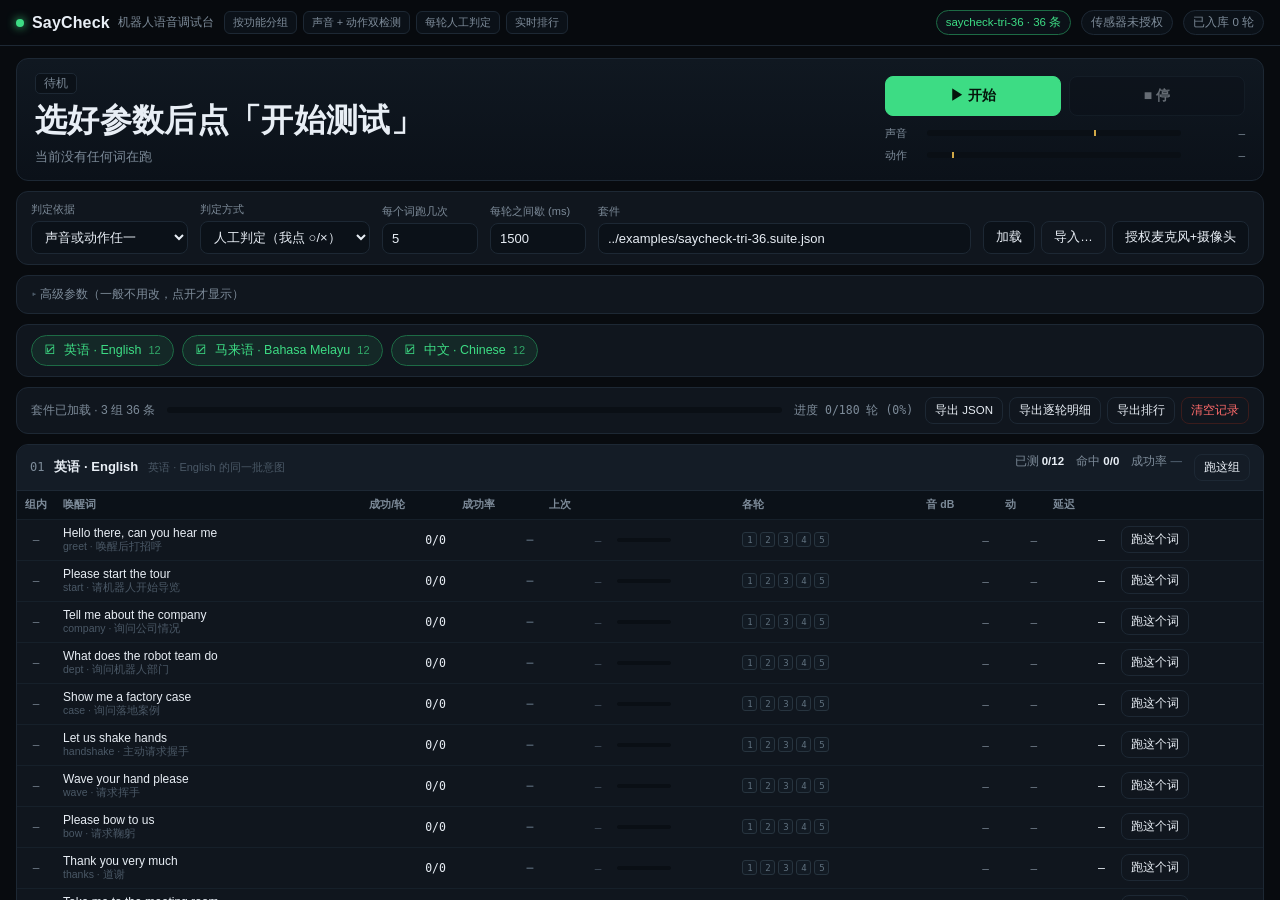
<file: index.html>
<!DOCTYPE html>
<html lang="en">
<head>
<meta charset="utf-8">
<meta name="viewport" content="width=device-width, initial-scale=1">
<title>SayCheck</title>
<meta http-equiv="refresh" content="0; url=./web/">
<style>
  body { background:#080b0f; color:#e8eef5; font-family:-apple-system,BlinkMacSystemFont,"Segoe UI",sans-serif;
         display:grid; place-items:center; min-height:100vh; margin:0; }
  a { color:#3ddc84; }
</style>
</head>
<body>
  <p>Redirecting to <a href="./web/">SayCheck</a>…</p>
</body>
</html>
</file>
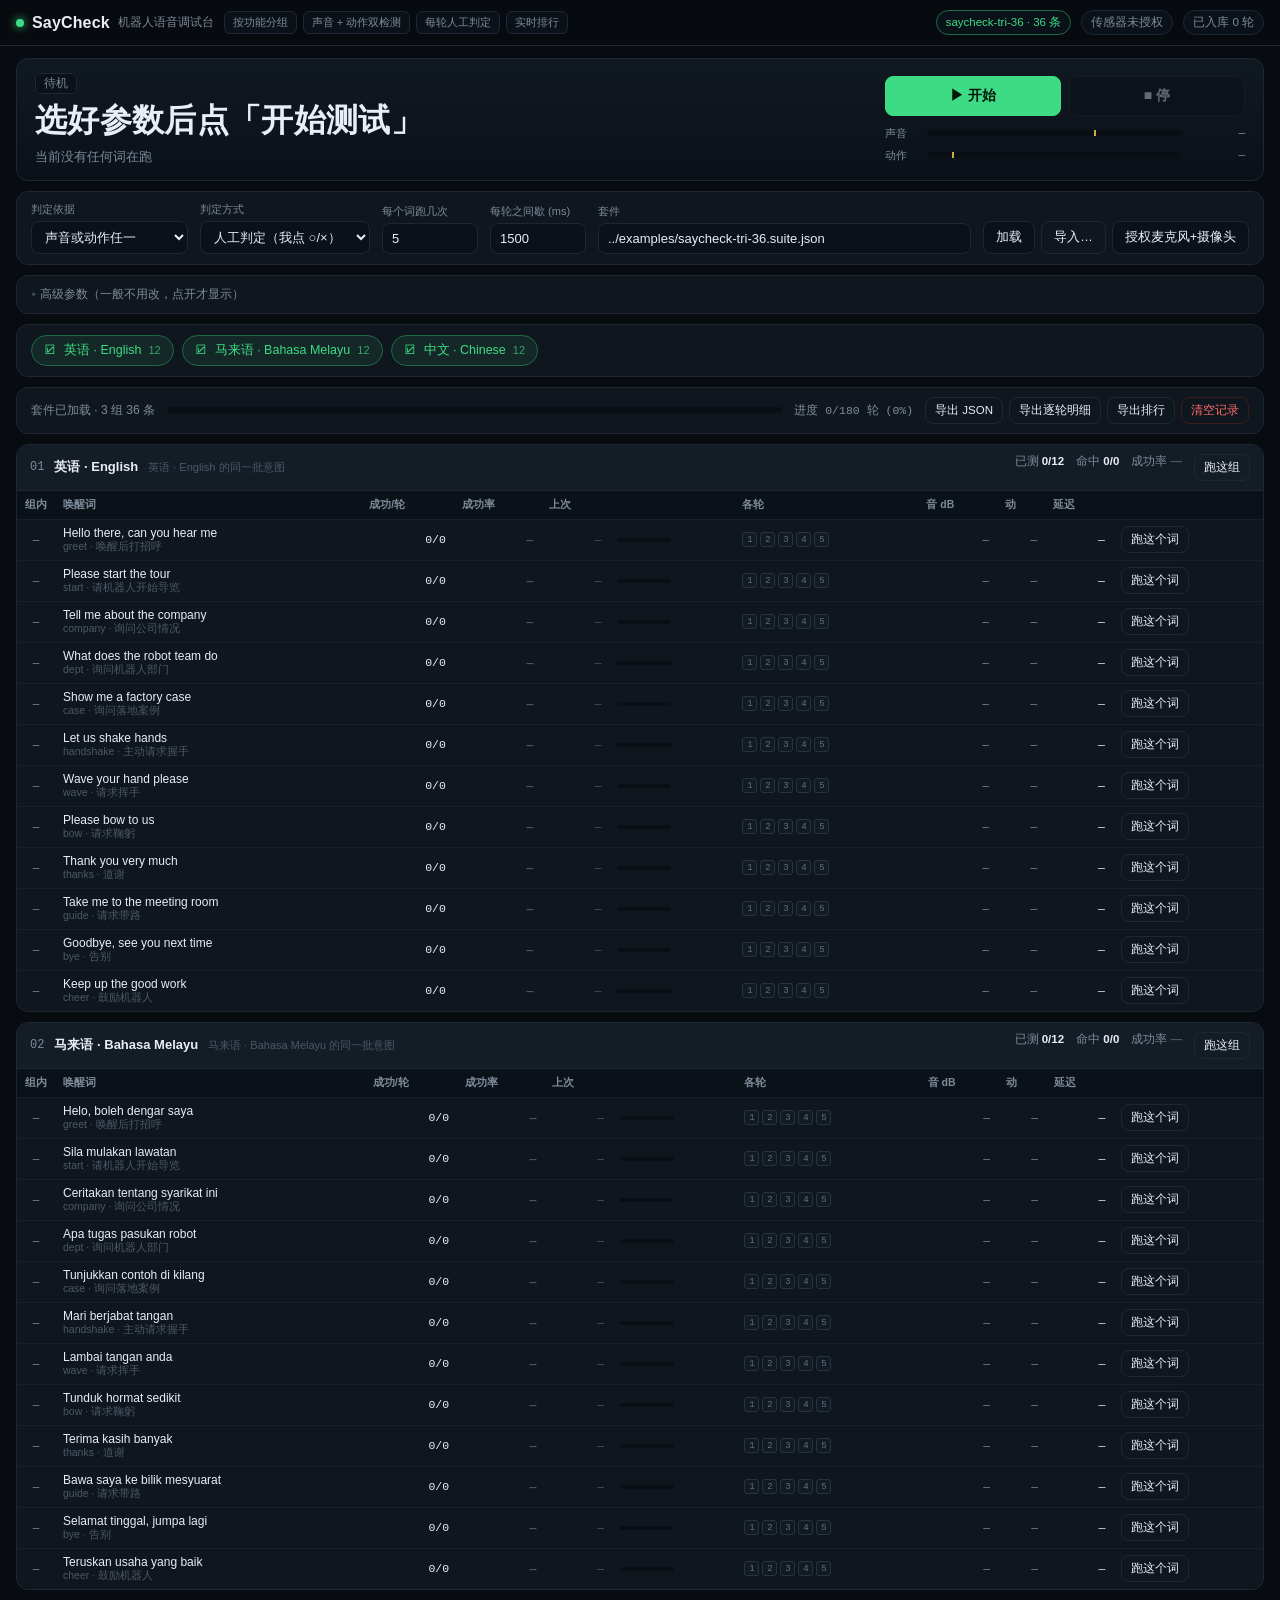
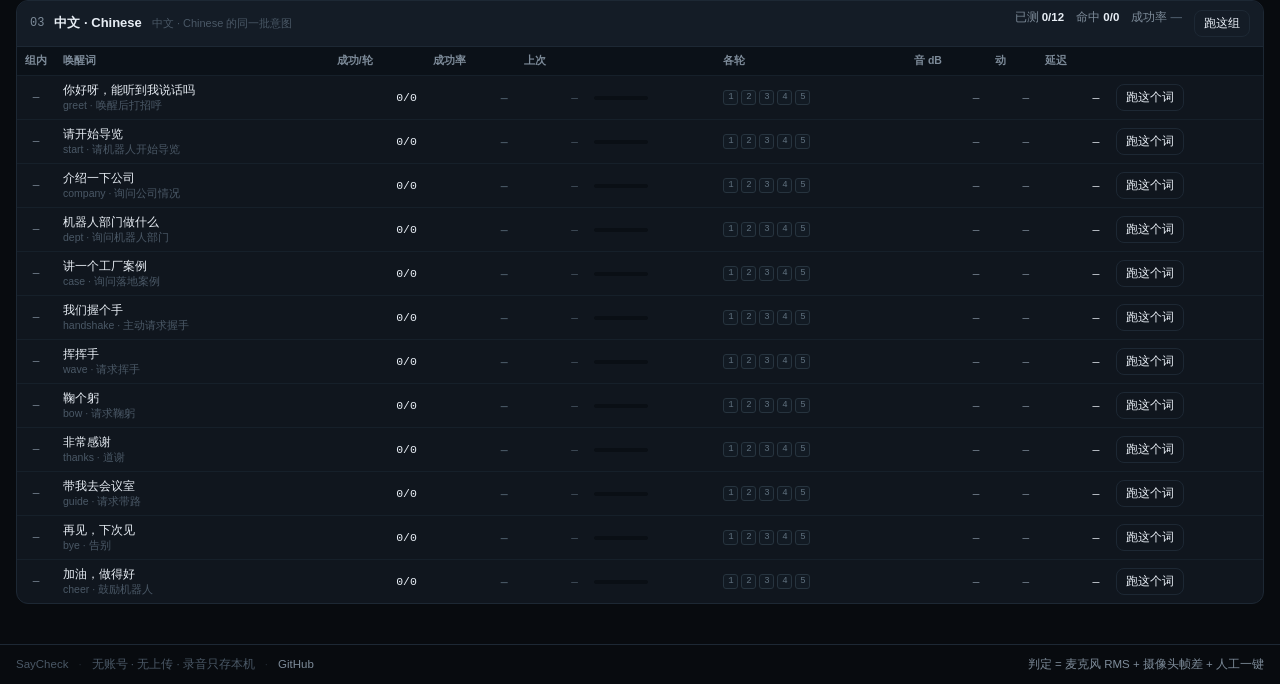
<file: web/index.html>
<!DOCTYPE html>
<html lang="zh-CN">
<head>
<meta charset="utf-8">
<meta name="viewport" content="width=device-width, initial-scale=1, viewport-fit=cover">
<title>SayCheck · 机器人语音调试台</title>
<meta name="description" content="Zero-integration voice test harness for robots. Play a phrase list, sense the response, get a pass-rate table.">
<link rel="stylesheet" href="./styles.css">
</head>
<body>

<header>
  <div class="brand">
    <span class="dot"></span>
    SayCheck <small>机器人语音调试台</small>
  </div>
  <div class="chips">
    <span class="chip">按功能分组</span>
    <span class="chip">声音 + 动作双检测</span>
    <span class="chip">每轮人工判定</span>
    <span class="chip">实时排行</span>
  </div>
  <div class="spacer"></div>
  <span class="pill" id="pill-suite">未加载套件</span>
  <span class="pill" id="pill-sensors">传感器未授权</span>
  <span class="pill" id="pill-store">已入库 0 轮</span>
</header>

<main>

  <!-- ============================ 舞台 ============================ -->
  <section class="stage" id="stage">
    <div class="stage-main">
      <div class="stage-top">
        <span class="stage-flag" id="run-flag">待机</span>
        <span class="stage-id" id="run-utt-id"></span>
      </div>
      <div class="stage-text" id="run-text">选好参数后点「开始测试」</div>
      <div class="stage-sub" id="run-sub">当前没有任何词在跑</div>
    </div>

    <div class="stage-side">
      <div class="stage-actions" id="actions-idle">
        <button class="primary" id="btn-start">▶ 开始</button>
        <button id="btn-stop" disabled>■ 停</button>
      </div>
      <div class="stage-actions" id="actions-verdict" hidden>
        <button class="pass" id="btn-pass">○ 触发<kbd>Y</kbd></button>
        <button class="fail" id="btn-fail">× 没触发<kbd>N</kbd></button>
        <button class="replay" id="btn-replay">↻ 重播<kbd>R</kbd></button>
      </div>

      <div class="meters">
        <div class="meter">
          <span class="meter-k">声音</span>
          <div class="bar thresh"><i id="bar-rms"></i></div>
          <span class="meter-v" id="m-rms">—</span>
        </div>
        <div class="meter">
          <span class="meter-k">动作</span>
          <div class="bar thresh"><i id="bar-motion"></i></div>
          <span class="meter-v" id="m-motion">—</span>
        </div>
      </div>
    </div>
  </section>

  <!-- ============================ 控制条 ============================ -->
  <section class="controls">
    <div class="field">
      <label for="opt-rule">判定依据</label>
      <select id="opt-rule">
        <option value="any">声音或动作任一</option>
        <option value="motion">必须有动作才算触发</option>
        <option value="sound">必须有声音才算触发</option>
      </select>
    </div>
    <div class="field">
      <label for="opt-judge">判定方式</label>
      <select id="opt-judge" title="人工：每轮停下等你点 ○/×；自动：达标就算触发，直接往下跑">
        <option value="manual">人工判定（我点 ○/×）</option>
        <option value="auto">自动判定（达标就算）</option>
      </select>
    </div>
    <div class="field">
      <label for="opt-rounds">每个词跑几次</label>
      <input type="number" id="opt-rounds" min="1" max="50" value="5">
    </div>
    <div class="field" id="wake-field" hidden>
      <label for="opt-wake">唤醒词</label>
      <label class="switch wake-switch"><input type="checkbox" id="opt-wake" checked><span id="wake-label">每轮先播唤醒音</span></label>
    </div>
    <div class="field">
      <label for="opt-gap">每轮之间歇 (ms)</label>
      <input type="number" id="opt-gap" min="0" max="30000" step="100" value="1500">
    </div>
    <div class="field grow">
      <label for="suite-url">套件</label>
      <input type="text" id="suite-url" value="../examples/saycheck-tri-36.suite.json" list="suite-presets" spellcheck="false">
      <datalist id="suite-presets">
        <option value="../examples/saycheck-tri-36.suite.json">三语 英/马来/中（36 句）</option>
        <option value="../examples/saycheck-ja-45.suite.json">日语（45 句）</option>
      </datalist>
    </div>
    <div class="field btns">
      <label>&nbsp;</label>
      <div class="btn-row">
        <button id="btn-load-suite">加载</button>
        <button id="btn-pick-file" class="ghost" title="从本地 JSON 导入">导入…</button>
        <button id="btn-check-devices">授权麦克风+摄像头</button>
      </div>
    </div>
    <input type="file" id="file-input" accept=".json,application/json" hidden>
  </section>

  <details class="advanced">
    <summary>高级参数（一般不用改，点开才显示）</summary>
    <div class="adv-body">
      <div class="field"><label for="opt-window">没反应最多等 (ms)</label><input type="number" id="opt-window" min="500" max="30000" step="100" value="5000"><span class="hint">一直没声没动，到点就弹判定</span></div>
      <div class="field"><label for="opt-settle">播完先静置 (ms)</label><input type="number" id="opt-settle" min="0" max="5000" step="50" value="900"><span class="hint">避免把播放尾音当成应答</span></div>
      <div class="field"><label for="opt-silence">有反应后安静 (ms)</label><input type="number" id="opt-silence" min="200" max="10000" step="50" value="1000"><span class="hint">安静这么久就提前结束</span></div>
      <div class="field"><label for="opt-rms">声音阈值 (dBFS)</label><input type="number" id="opt-rms" min="-90" max="-5" step="1" value="-34"><span class="hint">比环境底噪高 15–20 dB</span></div>
      <div class="field"><label for="opt-motion">动作阈值 (帧差)</label><input type="number" id="opt-motion" min="1" max="60" step="0.5" value="3"><span class="hint">静止 &lt;1，动起来 &gt;3</span></div>
      <div class="field"><label for="opt-record">录制失败样本</label><label class="switch"><input type="checkbox" id="opt-record"><span>存本机 IndexedDB</span></label></div>
      <div class="field" style="align-self:flex-end">
        <button id="btn-calibrate" class="small">校准环境底噪</button>
        <span class="hint" id="cal-hint">校准时请保持安静</span>
      </div>
    </div>
  </details>

  <!-- ============================ 组筛选 ============================ -->
  <section class="groupbar" id="group-chips"></section>

  <!-- ============================ 工具条 ============================ -->
  <section class="toolbar">
    <span class="muted" id="restore-note">等待授权</span>
    <div class="progress"><i id="progress-fill"></i></div>
    <span class="mono" id="progress-text">进度 0/0 轮 (0%)</span>
    <div class="btn-row">
      <button class="small ghost" id="btn-export-session">导出 JSON</button>
      <button class="small ghost" id="btn-export-trials">导出逐轮明细</button>
      <button class="small ghost" id="btn-export-ranking">导出排行</button>
      <button class="small ghost danger" id="btn-clear">清空记录</button>
    </div>
  </section>

  <!-- ============================ 领奖台 ============================ -->
  <section class="podium" id="podium"></section>

  <!-- ============================ 分组表格 ============================ -->
  <section class="tables" id="tables"></section>

</main>

<footer>
  <span>SayCheck</span>
  <span class="sep">·</span>
  <span>无账号 · 无上传 · 录音只存本机</span>
  <span class="sep">·</span>
  <a href="https://github.com/l2ktech/saycheck" target="_blank" rel="noopener">GitHub</a>
  <span class="spacer"></span>
  <span class="muted" id="footer-hint">判定 = 麦克风 RMS + 摄像头帧差 + 人工一键</span>
</footer>

<div id="toast"></div>

<script type="module" src="./app.js"></script>
</body>
</html>
</file>
<file: web/styles.css>
:root {
  --bg: #080b0f;
  --panel: #10161e;
  --panel-2: #0b1118;
  --panel-3: #141c26;
  --line: #1d2834;
  --line-soft: #16202a;
  --text: #e8eef5;
  --muted: #7d8b99;
  --dim: #4a5866;
  --accent: #3ddc84;
  --accent-dim: #1d6b45;
  --warn: #f5c451;
  --danger: #ff6b6b;
  --blue: #4ea8de;
  --gold: #f5c451;
  --silver: #c8d2dc;
  --bronze: #be8250;
  --radius: 12px;
  --mono: ui-monospace, SFMono-Regular, "SF Mono", Menlo, monospace;
}

* { box-sizing: border-box; }

[hidden] { display: none !important; }

html, body {
  margin: 0; padding: 0;
  background: var(--bg);
  color: var(--text);
  font-family: -apple-system, BlinkMacSystemFont, "PingFang SC", "Hiragino Sans",
    "Noto Sans JP", "Microsoft YaHei", "Segoe UI", sans-serif;
  -webkit-font-smoothing: antialiased;
}

body { min-height: 100vh; display: flex; flex-direction: column; }

/* ------------------------------------------------------------------ header */

header {
  display: flex; align-items: center; gap: 10px;
  padding: 10px 16px;
  border-bottom: 1px solid var(--line);
  background: rgba(8, 11, 15, 0.94);
  backdrop-filter: blur(12px);
  position: sticky; top: 0; z-index: 30;
  flex-wrap: wrap;
}

.brand {
  font-size: 16px; font-weight: 700; letter-spacing: 0.01em;
  display: flex; align-items: center; gap: 8px; white-space: nowrap;
}
.brand .dot {
  width: 8px; height: 8px; border-radius: 50%;
  background: var(--accent); box-shadow: 0 0 10px var(--accent);
}
.brand small { font-weight: 400; font-size: 11.5px; color: var(--muted); letter-spacing: 0; }

.chips { display: flex; gap: 6px; flex-wrap: wrap; }
.chip {
  font-size: 11px; padding: 3px 8px; border-radius: 6px;
  border: 1px solid var(--line); color: var(--muted); background: var(--panel-2);
  white-space: nowrap;
}
.spacer { flex: 1; }

.pill {
  font-size: 11.5px; padding: 4px 9px; border-radius: 999px;
  border: 1px solid var(--line); color: var(--muted); background: var(--panel-2);
  white-space: nowrap;
}
.pill.ok { color: var(--accent); border-color: var(--accent-dim); }
.pill.warn { color: var(--warn); border-color: #4a3d17; }
.pill.bad { color: var(--danger); border-color: #4a1f1f; }

/* -------------------------------------------------------------------- main */

main {
  flex: 1; width: 100%; max-width: 1280px; margin: 0 auto;
  padding: 12px 16px 40px;
  display: flex; flex-direction: column; gap: 10px;
}

/* ------------------------------------------------------------------- stage */

.stage {
  display: grid; grid-template-columns: 1fr 360px; gap: 18px;
  background: linear-gradient(180deg, #101821 0%, #0b1119 100%);
  border: 1px solid var(--line);
  border-radius: var(--radius);
  padding: 14px 18px;
  position: sticky; top: 56px; z-index: 20;
  transition: border-color 0.2s, box-shadow 0.2s;
}

.stage.playing { border-color: #2a5a80; box-shadow: 0 0 0 2px rgba(78, 168, 222, 0.1); }
.stage.awaiting { border-color: #6b5a1d; box-shadow: 0 0 0 2px rgba(245, 196, 81, 0.12); }

.stage-main { min-width: 0; }

.stage-top {
  display: flex; align-items: center; gap: 10px;
  margin-bottom: 6px; font-size: 11.5px;
}
.stage-flag {
  padding: 2px 8px; border-radius: 5px;
  border: 1px solid var(--line); color: var(--muted); background: var(--panel-2);
}
.stage.playing .stage-flag { color: var(--blue); border-color: #234056; }
.stage.awaiting .stage-flag { color: var(--warn); border-color: #4a3d17; }
.stage-id { font-family: var(--mono); font-size: 11px; color: var(--dim); }

.stage-text {
  font-size: clamp(22px, 3.4vw, 32px);
  line-height: 1.3; font-weight: 700; letter-spacing: 0.01em;
  word-break: break-word; min-height: 1.3em;
}
.stage-sub { color: var(--muted); font-size: 13px; margin-top: 6px; min-height: 1.2em; }

.stage-side { display: flex; flex-direction: column; gap: 10px; justify-content: center; }

.stage-actions { display: flex; gap: 8px; }
.stage-actions button { flex: 1; padding: 10px 8px; font-size: 14px; font-weight: 700; }
.stage-actions button.pass { border-color: var(--accent-dim); }
.stage-actions button.pass:hover { background: rgba(61, 220, 132, 0.14); }
.stage-actions button.fail { border-color: #48201f; }
.stage-actions button.fail:hover { background: rgba(255, 107, 107, 0.12); }
.stage-actions kbd {
  font-family: var(--mono); font-size: 10px; color: var(--dim);
  border: 1px solid var(--line); border-radius: 3px; padding: 0 4px; margin-left: 4px;
}

.meters { display: flex; flex-direction: column; gap: 7px; }
.meter { display: grid; grid-template-columns: 34px 1fr 56px; align-items: center; gap: 8px; }
.meter-k { font-size: 11px; color: var(--muted); }
.meter-v { font-size: 11px; color: var(--muted); font-family: var(--mono); text-align: right; }

.bar { height: 6px; background: #0a0f15; border-radius: 999px; overflow: hidden; position: relative; }
.bar > i { display: block; height: 100%; width: 0%; background: var(--dim); border-radius: 999px; transition: width 0.08s linear; }
.bar.thresh::after {
  content: ""; position: absolute; top: -2px; bottom: -2px; width: 2px;
  background: var(--warn); left: var(--thresh, 0%); opacity: 0.85;
}

/* ---------------------------------------------------------------- controls */

.controls {
  display: flex; gap: 12px; flex-wrap: wrap; align-items: flex-end;
  background: var(--panel); border: 1px solid var(--line);
  border-radius: var(--radius); padding: 10px 14px;
}
.field { display: flex; flex-direction: column; gap: 4px; min-width: 0; }
.field.grow { flex: 1; min-width: 220px; }
.field > label { font-size: 11px; color: var(--muted); white-space: nowrap; }
.field .hint { font-size: 10.5px; color: var(--dim); }

input[type="text"], input[type="number"], select {
  background: var(--panel-2); border: 1px solid var(--line); color: var(--text);
  border-radius: 8px; padding: 7px 9px; font-size: 13px; font-family: inherit;
}
input[type="number"] { width: 96px; }
input:focus, select:focus { outline: none; border-color: var(--accent-dim); box-shadow: 0 0 0 2px rgba(61,220,132,0.1); }

.btn-row { display: flex; gap: 6px; flex-wrap: wrap; }

button {
  font-family: inherit; font-size: 12.5px; border-radius: 8px;
  border: 1px solid var(--line); background: var(--panel-2); color: var(--text);
  padding: 7px 12px; cursor: pointer;
  transition: background 0.12s, border-color 0.12s;
}
button:hover { background: #16202b; }
button:disabled { opacity: 0.4; cursor: not-allowed; }
button.primary { background: var(--accent); border-color: var(--accent); color: #04140b; font-weight: 700; }
button.primary:hover { background: #4ee894; }
button.ghost { background: transparent; }
button.small { padding: 5px 9px; font-size: 11.5px; }
button.danger { color: var(--danger); border-color: #3a1c1c; }
button.danger:hover { background: #1e1010; }

/* ---------------------------------------------------------------- advanced */

.advanced {
  background: var(--panel); border: 1px solid var(--line);
  border-radius: var(--radius); padding: 8px 14px;
}
.advanced summary {
  cursor: pointer; font-size: 12px; color: var(--muted); list-style: none;
  padding: 2px 0;
}
.advanced summary::-webkit-details-marker { display: none; }
.advanced summary::before { content: "▸ "; color: var(--dim); }
.advanced[open] summary::before { content: "▾ "; }
.adv-body {
  display: flex; gap: 14px; flex-wrap: wrap; align-items: flex-end;
  padding: 12px 0 4px; border-top: 1px solid var(--line-soft); margin-top: 8px;
}
.switch { display: flex; align-items: center; gap: 6px; font-size: 12px; color: var(--muted); cursor: pointer; }
.switch input { width: auto; }

/* ---------------------------------------------------------------- groupbar */

.groupbar {
  display: flex; gap: 8px; flex-wrap: wrap;
  background: var(--panel); border: 1px solid var(--line);
  border-radius: var(--radius); padding: 10px 14px;
}
.group-chip {
  display: inline-flex; align-items: center; gap: 7px;
  padding: 6px 12px; border-radius: 999px;
  border: 1px solid var(--line); background: var(--panel-2);
  font-size: 12.5px; cursor: pointer; user-select: none; color: var(--muted);
}
.group-chip.on { border-color: var(--accent-dim); background: rgba(61,220,132,0.09); color: var(--accent); }
.group-chip .n { font-size: 11px; color: var(--dim); font-variant-numeric: tabular-nums; }
.group-chip.on .n { color: var(--accent); opacity: 0.7; }

/* ----------------------------------------------------------------- toolbar */

.toolbar {
  display: flex; align-items: center; gap: 12px; flex-wrap: wrap;
  background: var(--panel); border: 1px solid var(--line);
  border-radius: var(--radius); padding: 9px 14px;
  font-size: 12px;
}
.muted { color: var(--muted); }
.mono { font-family: var(--mono); font-size: 11.5px; color: var(--muted); }

.progress { flex: 1; min-width: 120px; height: 6px; background: #0a0f15; border-radius: 999px; overflow: hidden; }
.progress > i { display: block; height: 100%; width: 0%; background: linear-gradient(90deg, var(--accent-dim), var(--accent)); border-radius: 999px; transition: width 0.25s; }

/* ------------------------------------------------------------------ podium */

.podium { display: grid; grid-template-columns: repeat(auto-fit, minmax(240px, 1fr)); gap: 10px; }
.podium:empty { display: none; }

.podium-card {
  background: var(--panel); border: 1px solid var(--line);
  border-radius: var(--radius); padding: 12px 14px;
  position: relative; overflow: hidden;
}
.podium-card.g1 { border-color: #5a4a1a; background: linear-gradient(180deg, rgba(245,196,81,0.08), var(--panel)); }
.podium-card.g2 { border-color: #3a4650; background: linear-gradient(180deg, rgba(200,210,220,0.05), var(--panel)); }
.podium-card.g3 { border-color: #4a3524; background: linear-gradient(180deg, rgba(190,130,80,0.06), var(--panel)); }

.podium-head { display: flex; align-items: center; gap: 8px; font-size: 11.5px; margin-bottom: 8px; }
.medal { font-size: 14px; }
.podium-card.g1 .medal { color: var(--gold); }
.podium-card.g2 .medal { color: var(--silver); }
.podium-card.g3 .medal { color: var(--bronze); }
.podium-group { margin-left: auto; color: var(--dim); font-size: 10.5px; }

.podium-text { font-size: 14px; font-weight: 600; line-height: 1.45; margin-bottom: 2px; word-break: break-word; }
.podium-zh { font-size: 11.5px; color: var(--muted); margin-bottom: 10px; }
.podium-rate { font-size: 26px; font-weight: 800; letter-spacing: -0.02em; font-variant-numeric: tabular-nums; }
.podium-meta { font-size: 11px; color: var(--muted); margin-top: 3px; }

/* ------------------------------------------------------------------ tables */

.tables { display: flex; flex-direction: column; gap: 10px; }

.group-block {
  background: var(--panel); border: 1px solid var(--line);
  border-radius: var(--radius); overflow: hidden;
}
.group-head {
  display: flex; align-items: center; gap: 10px; flex-wrap: wrap;
  padding: 9px 13px; background: var(--panel-3);
  border-bottom: 1px solid var(--line);
  font-size: 12px;
}
.group-num { color: var(--muted); font-family: var(--mono); }
.group-name { font-weight: 700; font-size: 13px; }
.group-scene { color: var(--dim); font-size: 11px; }
.group-stats { margin-left: auto; display: flex; gap: 12px; color: var(--muted); font-size: 11.5px; }
.group-stats b { color: var(--text); font-variant-numeric: tabular-nums; }

table { width: 100%; border-collapse: collapse; font-size: 12px; }
thead th {
  text-align: left; font-weight: 600; font-size: 10.5px; color: var(--muted);
  padding: 7px 8px; border-bottom: 1px solid var(--line-soft);
  white-space: nowrap; background: var(--panel-2);
}
tbody td { padding: 6px 8px; border-bottom: 1px solid var(--line-soft); vertical-align: middle; }
tbody tr:last-child td { border-bottom: none; }
tbody tr:hover { background: rgba(255,255,255,0.015); }
tbody tr.current { background: rgba(78,168,222,0.1); }
tbody tr.top1 td { background: rgba(245,196,81,0.05); }

td.num { font-variant-numeric: tabular-nums; text-align: right; font-family: var(--mono); font-size: 11.5px; }
td.rank { font-family: var(--mono); font-size: 11px; color: var(--muted); width: 34px; text-align: center; }
td.text-cell { max-width: 300px; }
td.text-cell .t { overflow: hidden; text-overflow: ellipsis; white-space: nowrap; }
td.text-cell .zh { color: var(--dim); font-size: 10.5px; }

.rate { font-weight: 700; font-variant-numeric: tabular-nums; }
.rate.high { color: var(--accent); }
.rate.mid { color: var(--warn); }
.rate.low { color: var(--danger); }
.rate.wait { color: var(--dim); }

.mini-progress { width: 54px; height: 4px; background: #0a0f15; border-radius: 999px; overflow: hidden; display: inline-block; vertical-align: middle; }
.mini-progress > i { display: block; height: 100%; background: var(--accent); border-radius: 999px; }
.mini-progress.mid > i { background: var(--warn); }
.mini-progress.low > i { background: var(--danger); }

.rounds { display: flex; gap: 3px; flex-wrap: wrap; }
.round {
  width: 15px; height: 15px; border-radius: 3px; font-size: 9px;
  display: grid; place-items: center; font-family: var(--mono);
  border: 1px solid #27343f; color: #60717f; background: #121a23;
  cursor: default;
}
.round.pass { border-color: var(--accent-dim); color: var(--accent); background: rgba(61,220,132,0.12); }
.round.fail { border-color: #48201f; color: var(--danger); background: rgba(255,107,107,0.1); }
.round.inc { border-color: #4a3d17; color: var(--warn); background: rgba(245,196,81,0.1); }
.round.skip { color: var(--dim); }

.sig { font-family: var(--mono); font-size: 11px; color: var(--muted); white-space: nowrap; }
.sig b { color: var(--text); font-weight: 600; }

.tag { display: inline-block; font-size: 10px; padding: 1px 5px; border-radius: 4px;
  background: var(--panel-2); border: 1px solid var(--line); color: var(--dim);
  margin-right: 3px; font-family: var(--mono); }

.empty { text-align: center; color: var(--dim); padding: 36px 20px; font-size: 13px; }

/* ------------------------------------------------------------------ footer */

footer {
  border-top: 1px solid var(--line); padding: 12px 16px;
  color: var(--dim); font-size: 11.5px;
  display: flex; gap: 10px; flex-wrap: wrap; align-items: center;
}
footer a { color: var(--muted); text-decoration: none; }
footer a:hover { color: var(--text); }
footer .sep { opacity: 0.4; }

/* ------------------------------------------------------------------ toasts */

#toast {
  position: fixed; left: 50%; bottom: 20px;
  transform: translateX(-50%) translateY(16px);
  background: #1b2531; border: 1px solid var(--line); color: var(--text);
  padding: 9px 16px; border-radius: 9px; font-size: 12.5px;
  opacity: 0; pointer-events: none;
  transition: opacity 0.2s, transform 0.2s;
  z-index: 60; max-width: min(560px, 90vw); text-align: center;
}
#toast.show { opacity: 1; transform: translateX(-50%) translateY(0); }
#toast.bad { border-color: #5a2626; background: #2a1616; }

/* ------------------------------------------------------------------ mobile */

@media (max-width: 1080px) {
  .stage { grid-template-columns: 1fr; }
  .stage-side { flex-direction: row; align-items: center; flex-wrap: wrap; }
  .stage-actions { flex: 0 0 auto; }
  .meters { flex: 1; min-width: 200px; }
  .podium { grid-template-columns: 1fr; }
}

@media (max-width: 720px) {
  header { padding: 8px 12px; gap: 6px; }
  .brand small, .chips { display: none; }
  main { padding: 8px 10px 30px; }
  .stage { padding: 12px 13px; top: 48px; }
  .controls, .groupbar, .toolbar, .advanced { padding: 9px 11px; }
  .field.grow { min-width: 100%; }
  input[type="number"] { width: 78px; }
  td.text-cell { max-width: 150px; }
  .group-stats { width: 100%; margin-left: 0; }
  footer { font-size: 10.5px; }
}

/* 唤醒开关：和普通输入框对齐高度，看起来像控制条里的一员 */
.wake-switch{
  padding:7px 10px;border:1px solid var(--line);border-radius:8px;
  background:var(--panel-2);white-space:nowrap;
}
.wake-switch input{accent-color:var(--accent)}

/* 历史对比：上次成功率 + 变化箭头 */
.prev { color: var(--dim); font-size: 11px; }
.delta { margin-left: 4px; font-size: 10px; font-weight: 700; letter-spacing: -0.02em; }
.delta.up { color: var(--accent); }
.delta.down { color: var(--danger); }
</file>
